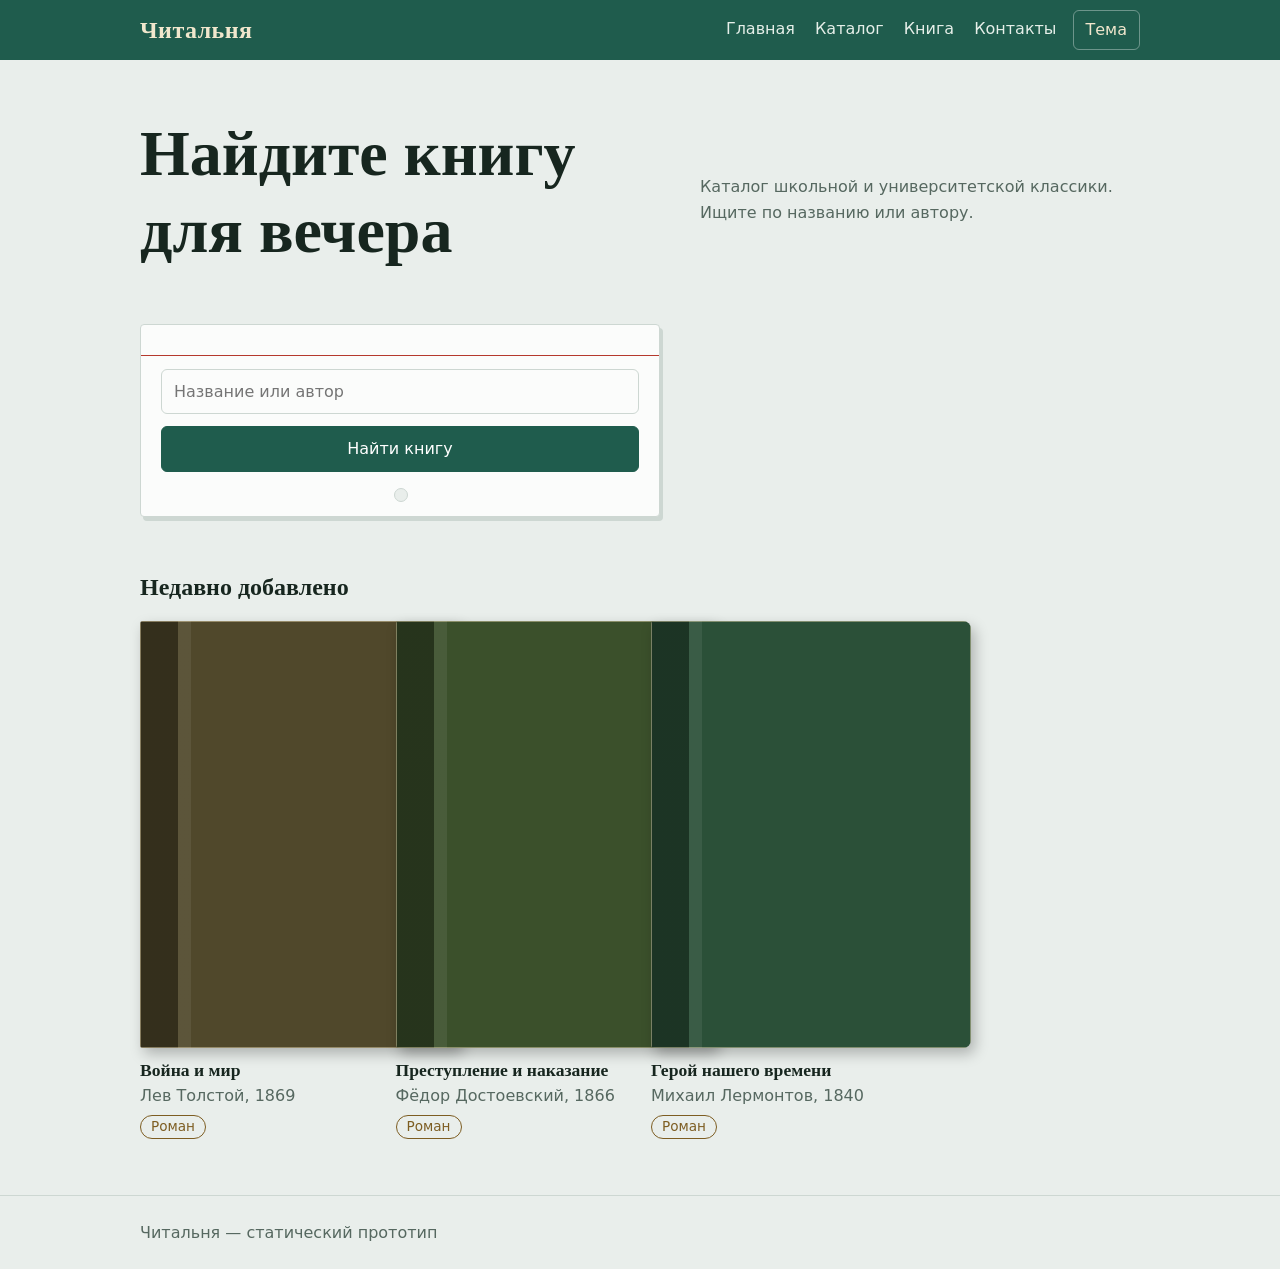
<file: prototype/index.html>
<!DOCTYPE html>
<html lang="ru">
<head><meta charset="utf-8"><meta name="viewport" content="width=device-width, initial-scale=1"><title>Главная — Читальня</title><link rel="stylesheet" href="css/style.css"></head>
<body>
<header class="top"><div class="wrap bar"><a class="brand" href="index.html">Читальня</a>
<button class="icon" id="menu-btn" aria-label="Меню" aria-expanded="false">Меню</button>
<nav id="nav"><a href="index.html">Главная</a><a href="catalog.html">Каталог</a><a href="book.html">Книга</a><a href="contacts.html">Контакты</a></nav>
<button class="icon" id="theme-btn" aria-label="Сменить тему">Тема</button></div></header>
<main class="wrap">
<section class="hero"><h1>Найдите книгу для вечера</h1><p>Каталог школьной и университетской классики. Ищите по названию или автору.</p>
<form class="indexcard" action="catalog.html"><input name="q" placeholder="Название или автор" aria-label="Поиск"><button class="btn">Найти книгу</button></form></section>
<section><h2>Недавно добавлено</h2><div class="grid"><article class="card" data-title="война и мир лев толстой"><a class="cover" style="--h:1" href="book.html"><span class="t">Война и мир</span><span class="a">Лев Толстой</span></a><div class="info"><h3><a href="book.html">Война и мир</a></h3><p class="muted">Лев Толстой, 1869</p><span class="tag">Роман</span></div></article>
<article class="card" data-title="преступление и наказание фёдор достоевский"><a class="cover" style="--h:2" href="book.html"><span class="t">Преступление и наказание</span><span class="a">Фёдор Достоевский</span></a><div class="info"><h3><a href="book.html">Преступление и наказание</a></h3><p class="muted">Фёдор Достоевский, 1866</p><span class="tag">Роман</span></div></article>
<article class="card" data-title="герой нашего времени михаил лермонтов"><a class="cover" style="--h:3" href="book.html"><span class="t">Герой нашего времени</span><span class="a">Михаил Лермонтов</span></a><div class="info"><h3><a href="book.html">Герой нашего времени</a></h3><p class="muted">Михаил Лермонтов, 1840</p><span class="tag">Роман</span></div></article></div></section>
</main>
<footer><div class="wrap">Читальня — статический прототип</div></footer>
<script src="js/main.js"></script>
</body></html>
</file>
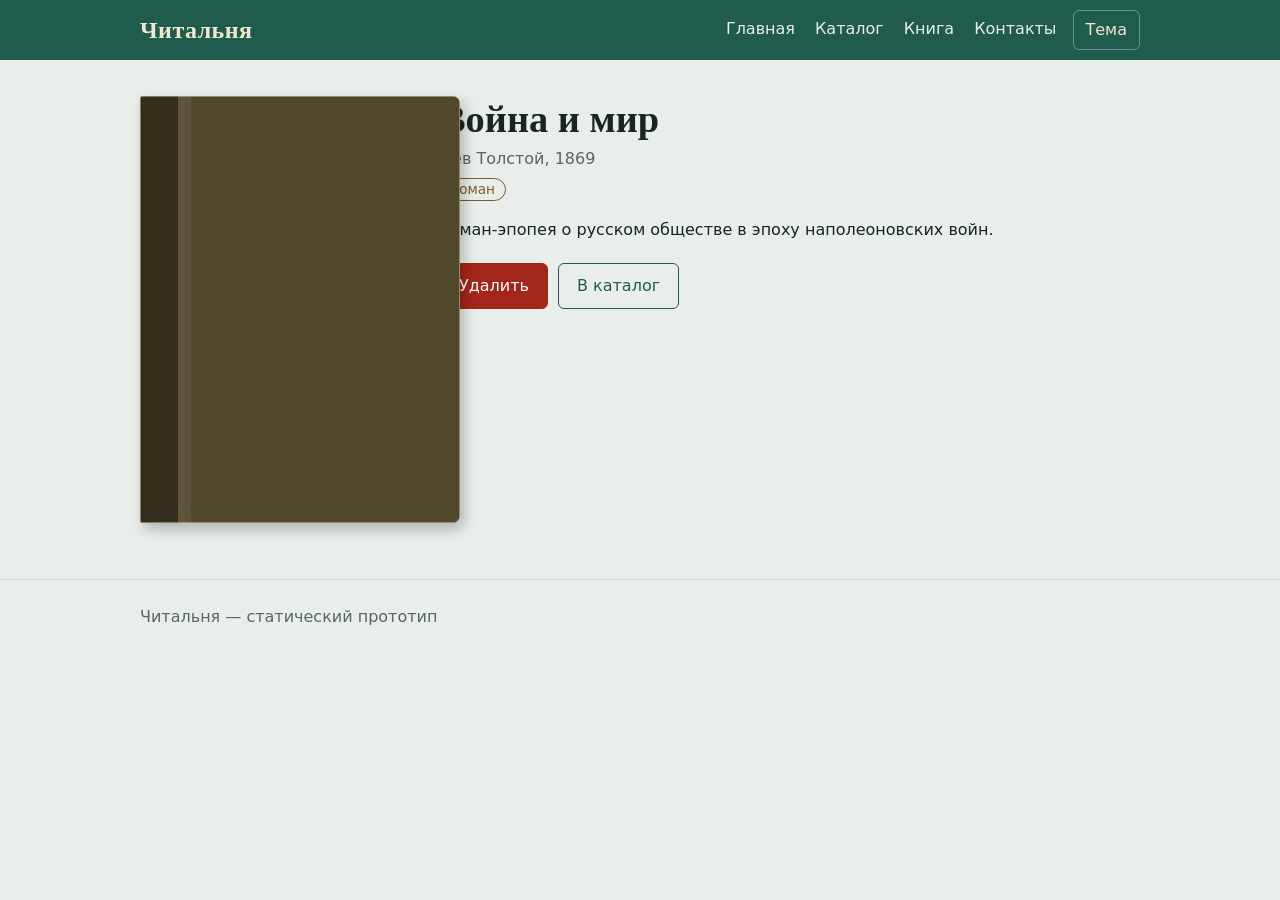
<file: prototype/book.html>
<!DOCTYPE html>
<html lang="ru">
<head><meta charset="utf-8"><meta name="viewport" content="width=device-width, initial-scale=1"><title>Война и мир — Читальня</title><link rel="stylesheet" href="css/style.css"></head>
<body>
<header class="top"><div class="wrap bar"><a class="brand" href="index.html">Читальня</a>
<button class="icon" id="menu-btn" aria-label="Меню" aria-expanded="false">Меню</button>
<nav id="nav"><a href="index.html">Главная</a><a href="catalog.html">Каталог</a><a href="book.html">Книга</a><a href="contacts.html">Контакты</a></nav>
<button class="icon" id="theme-btn" aria-label="Сменить тему">Тема</button></div></header>
<main class="wrap">
<section class="detail"><div class="cover" style="--h:1"><span class="t">Война и мир</span><span class="a">Лев Толстой</span></div>
<div><h1>Война и мир</h1><p class="muted">Лев Толстой, 1869</p><span class="tag">Роман</span>
<p>Роман-эпопея о русском обществе в эпоху наполеоновских войн.</p>
<div class="actions"><button class="btn danger" data-open="del">Удалить</button><a class="btn ghost" href="catalog.html">В каталог</a></div></div></section>
<dialog id="del"><p>Удалить книгу «Война и мир»? В прототипе это демонстрация окна.</p><div class="actions"><button class="btn danger" data-close>Удалить</button><button class="btn ghost" data-close>Отмена</button></div></dialog>
</main>
<footer><div class="wrap">Читальня — статический прототип</div></footer>
<script src="js/main.js"></script>
</body></html>
</file>
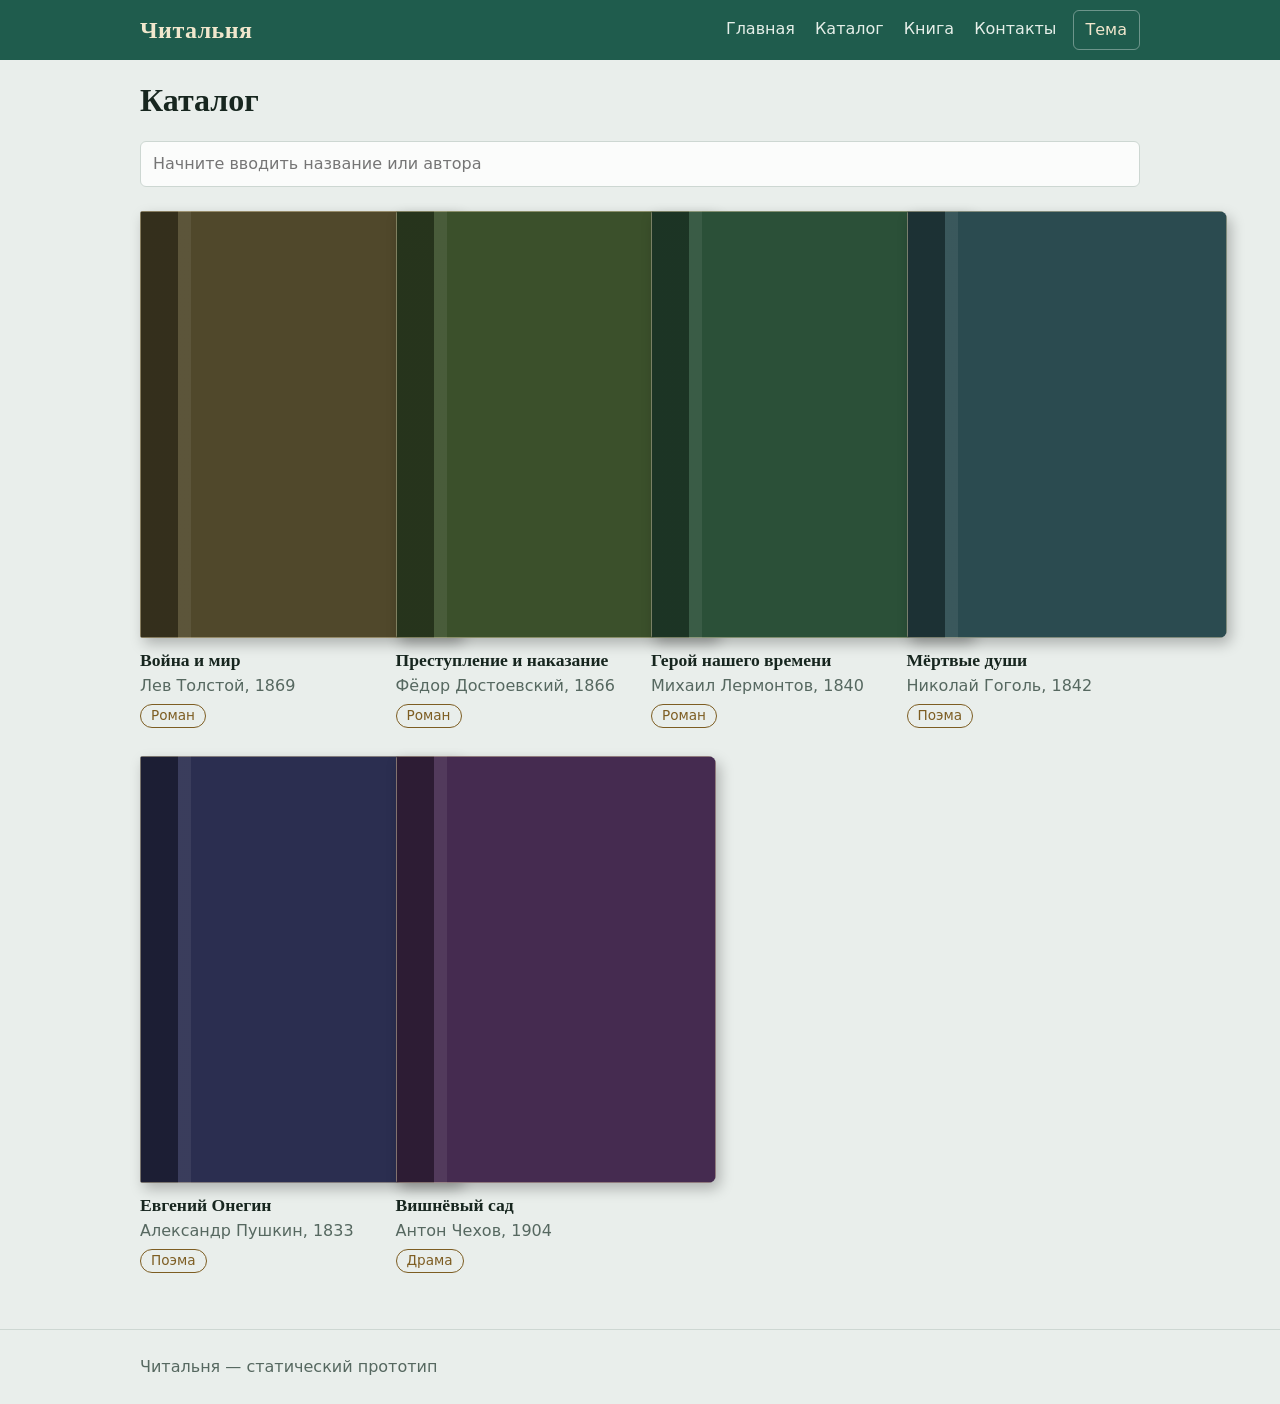
<file: prototype/catalog.html>
<!DOCTYPE html>
<html lang="ru">
<head><meta charset="utf-8"><meta name="viewport" content="width=device-width, initial-scale=1"><title>Каталог — Читальня</title><link rel="stylesheet" href="css/style.css"></head>
<body>
<header class="top"><div class="wrap bar"><a class="brand" href="index.html">Читальня</a>
<button class="icon" id="menu-btn" aria-label="Меню" aria-expanded="false">Меню</button>
<nav id="nav"><a href="index.html">Главная</a><a href="catalog.html">Каталог</a><a href="book.html">Книга</a><a href="contacts.html">Контакты</a></nav>
<button class="icon" id="theme-btn" aria-label="Сменить тему">Тема</button></div></header>
<main class="wrap">
<h1>Каталог</h1>
<form class="filters" onsubmit="return false"><input id="q" placeholder="Начните вводить название или автора" aria-label="Фильтр"></form>
<div class="grid"><article class="card" data-title="война и мир лев толстой"><a class="cover" style="--h:1" href="book.html"><span class="t">Война и мир</span><span class="a">Лев Толстой</span></a><div class="info"><h3><a href="book.html">Война и мир</a></h3><p class="muted">Лев Толстой, 1869</p><span class="tag">Роман</span></div></article>
<article class="card" data-title="преступление и наказание фёдор достоевский"><a class="cover" style="--h:2" href="book.html"><span class="t">Преступление и наказание</span><span class="a">Фёдор Достоевский</span></a><div class="info"><h3><a href="book.html">Преступление и наказание</a></h3><p class="muted">Фёдор Достоевский, 1866</p><span class="tag">Роман</span></div></article>
<article class="card" data-title="герой нашего времени михаил лермонтов"><a class="cover" style="--h:3" href="book.html"><span class="t">Герой нашего времени</span><span class="a">Михаил Лермонтов</span></a><div class="info"><h3><a href="book.html">Герой нашего времени</a></h3><p class="muted">Михаил Лермонтов, 1840</p><span class="tag">Роман</span></div></article>
<article class="card" data-title="мёртвые души николай гоголь"><a class="cover" style="--h:4" href="book.html"><span class="t">Мёртвые души</span><span class="a">Николай Гоголь</span></a><div class="info"><h3><a href="book.html">Мёртвые души</a></h3><p class="muted">Николай Гоголь, 1842</p><span class="tag">Поэма</span></div></article>
<article class="card" data-title="евгений онегин александр пушкин"><a class="cover" style="--h:5" href="book.html"><span class="t">Евгений Онегин</span><span class="a">Александр Пушкин</span></a><div class="info"><h3><a href="book.html">Евгений Онегин</a></h3><p class="muted">Александр Пушкин, 1833</p><span class="tag">Поэма</span></div></article>
<article class="card" data-title="вишнёвый сад антон чехов"><a class="cover" style="--h:6" href="book.html"><span class="t">Вишнёвый сад</span><span class="a">Антон Чехов</span></a><div class="info"><h3><a href="book.html">Вишнёвый сад</a></h3><p class="muted">Антон Чехов, 1904</p><span class="tag">Драма</span></div></article></div>
</main>
<footer><div class="wrap">Читальня — статический прототип</div></footer>
<script src="js/main.js"></script>
</body></html>
</file>
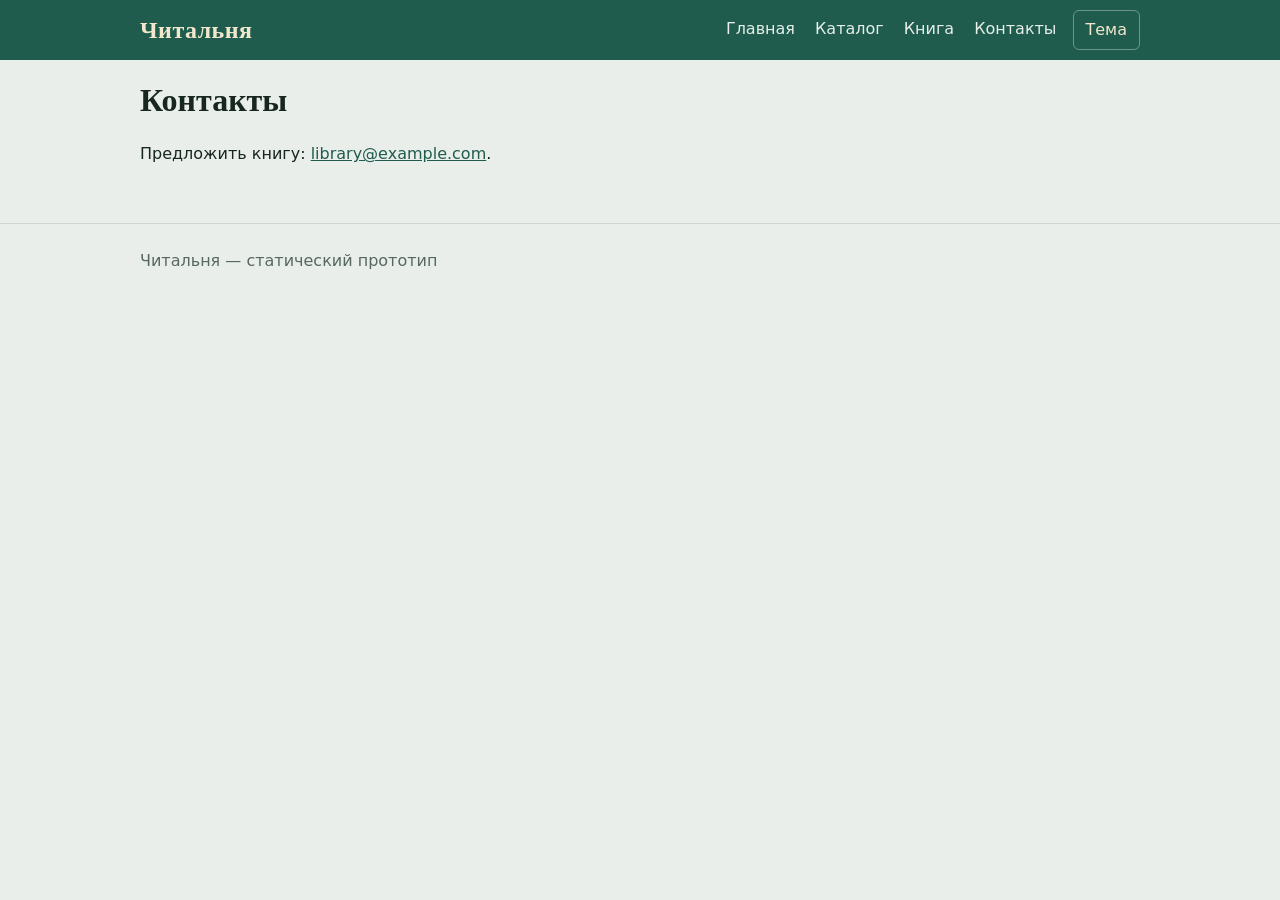
<file: prototype/contacts.html>
<!DOCTYPE html>
<html lang="ru">
<head><meta charset="utf-8"><meta name="viewport" content="width=device-width, initial-scale=1"><title>Контакты — Читальня</title><link rel="stylesheet" href="css/style.css"></head>
<body>
<header class="top"><div class="wrap bar"><a class="brand" href="index.html">Читальня</a>
<button class="icon" id="menu-btn" aria-label="Меню" aria-expanded="false">Меню</button>
<nav id="nav"><a href="index.html">Главная</a><a href="catalog.html">Каталог</a><a href="book.html">Книга</a><a href="contacts.html">Контакты</a></nav>
<button class="icon" id="theme-btn" aria-label="Сменить тему">Тема</button></div></header>
<main class="wrap">
<h1>Контакты</h1><p>Предложить книгу: <a href="mailto:library@example.com">library@example.com</a>.</p>
</main>
<footer><div class="wrap">Читальня — статический прототип</div></footer>
<script src="js/main.js"></script>
</body></html>
</file>
<file: prototype/css/style.css>
:root{--bg:#e9eeeb;--card:#fbfcfb;--ink:#17261f;--muted:#566860;--line:#cdd7d2;--accent:#1f5c4d;--foil:#b9975b;--brass:#7d5d22;--r:6px}
[data-theme=dark]{--bg:#0e1613;--card:#16211d;--ink:#e4ece7;--muted:#97a9a0;--line:#263630;--accent:#7cc6a8;--brass:#d2ad6a}
*{box-sizing:border-box}
body{margin:0;background:var(--bg);color:var(--ink);font:16px/1.6 system-ui,-apple-system,"Segoe UI",sans-serif}
h1,h2,h3,.brand{font-family:"Iowan Old Style","Palatino Linotype",Palatino,Georgia,serif;line-height:1.2}
a{color:var(--accent)}
.wrap{max-width:1040px;margin:0 auto;padding:0 20px}
.top{background:var(--accent);position:sticky;top:0;z-index:5}
.bar{display:flex;align-items:center;gap:16px;min-height:60px}
.brand{font-size:1.5rem;font-weight:700;text-decoration:none;color:#f1e7cd;margin-right:auto;letter-spacing:.02em}
nav{display:flex;gap:20px}
nav a{color:#e6efe9;text-decoration:none;padding:6px 0;border-bottom:2px solid transparent}
nav a:hover{border-color:var(--foil)}
[data-theme=dark] .top{background:#12302a}
.icon{background:none;border:1px solid rgba(255,255,255,.35);color:#f1e7cd;border-radius:var(--r);padding:6px 12px;cursor:pointer;font:inherit}
#menu-btn{display:none}
.btn{display:inline-block;background:var(--accent);color:#fff;border:1px solid var(--accent);border-radius:var(--r);padding:9px 18px;font:inherit;cursor:pointer;text-decoration:none}
[data-theme=dark] .btn{color:#0e1613}
.btn:hover{filter:brightness(1.12)}
.btn.ghost{background:none;color:var(--accent)}
.btn.danger{background:#a3261b;border-color:#a3261b;color:#fff}
.hero{padding:56px 0 36px;display:grid;grid-template-columns:1fr minmax(280px,440px);gap:40px;align-items:center}
.hero h1{font-size:clamp(2.3rem,6vw,4rem);margin:0 0 14px}
.hero p{color:var(--muted);max-width:46ch}
.indexcard{display:flex;flex-direction:column;gap:12px;background:var(--card);border:1px solid var(--line);border-radius:4px;padding:44px 20px 44px;position:relative;box-shadow:3px 4px 0 var(--line);background-image:linear-gradient(#b5392d,#b5392d);background-size:100% 1px;background-position:0 30px;background-repeat:no-repeat}
.indexcard::after{content:"";position:absolute;left:50%;bottom:14px;width:12px;height:12px;margin-left:-6px;border-radius:50%;background:var(--bg);border:1px solid var(--line)}
.filters{display:flex;gap:8px;flex-wrap:wrap;margin:16px 0 24px}
input,select,textarea{font:inherit;color:var(--ink);background:var(--card);border:1px solid var(--line);border-radius:var(--r);padding:9px 12px;width:100%}
.filters input{flex:1 1 220px;width:auto}
.filters select{width:auto}
.grid{display:grid;grid-template-columns:repeat(auto-fill,minmax(190px,1fr));gap:28px 22px}
.card{display:flex;flex-direction:column;gap:12px}
.cover{--h:1;aspect-ratio:3/4;container-type:inline-size;position:relative;display:flex;flex-direction:column;justify-content:space-between;gap:6cqw;padding:12cqw 10cqw 12cqw 15cqw;color:#ecdcb4;text-decoration:none;overflow:hidden;border-radius:3px 8px 8px 3px;background:linear-gradient(90deg,rgba(0,0,0,.35) 0 3cqw,rgba(255,255,255,.07) 3cqw 4cqw,transparent 4cqw),hsl(calc(var(--h) * 47) 30% 24%);box-shadow:4px 6px 14px rgba(0,0,0,.25)}
.cover::after{content:"";position:absolute;inset:6cqw 6cqw 6cqw 9cqw;border:1px solid rgba(236,220,180,.45);pointer-events:none}
.cover:has(img)::after{display:none}
.cover .t{font:700 10cqw/1.15 "Iowan Old Style",Palatino,Georgia,serif;overflow-wrap:anywhere}
.cover .a{font:italic 7cqw/1.2 "Iowan Old Style",Palatino,Georgia,serif;opacity:.85}
.cover img{position:absolute;inset:0;width:100%;height:100%;object-fit:cover}
.info h3{margin:0 0 2px;font-size:1.1rem}
.info h3 a{color:var(--ink);text-decoration:none}
.info h3 a:hover{color:var(--accent);text-decoration:underline}
.muted{color:var(--muted);margin:0}
.tag{display:inline-block;margin-top:6px;font-size:.85rem;color:var(--brass);border:1px solid currentColor;border-radius:99px;padding:0 10px}
.detail{display:grid;grid-template-columns:260px 1fr;gap:40px;margin:36px 0}
.detail h1{font-size:2.4rem;margin:0 0 4px}
.actions{display:flex;gap:10px;flex-wrap:wrap;margin-top:20px}
.form{max-width:560px;margin:24px 0}
.field{margin-bottom:16px}
.field label{display:block;margin-bottom:4px;font-weight:600}
.err{color:#a3261b;margin:4px 0 0}
[data-theme=dark] .err{color:#ff8a80}
.msg{background:var(--card);border-left:4px solid var(--accent);padding:10px 14px;margin:16px 0;border-radius:var(--r)}
.msg.error{border-color:#a3261b}
dialog{border:1px solid var(--line);border-radius:var(--r);background:var(--card);color:var(--ink);max-width:420px}
dialog::backdrop{background:rgba(0,0,0,.5)}
footer{border-top:1px solid var(--line);margin-top:56px;padding:24px 0;color:var(--muted)}
.hidden{display:none!important}
a:focus-visible,button:focus-visible,input:focus-visible,select:focus-visible,textarea:focus-visible{outline:3px solid var(--foil);outline-offset:2px}
@media(max-width:760px){
  #menu-btn{display:block}
  .bar{flex-wrap:wrap}
  nav{display:none;order:5;flex-basis:100%;flex-direction:column;gap:0;padding-bottom:10px}
  nav.open{display:flex}
  .hero,.detail{grid-template-columns:1fr}
  .hero{padding-top:32px}
  .detail .cover{max-width:260px}
}
</file>
